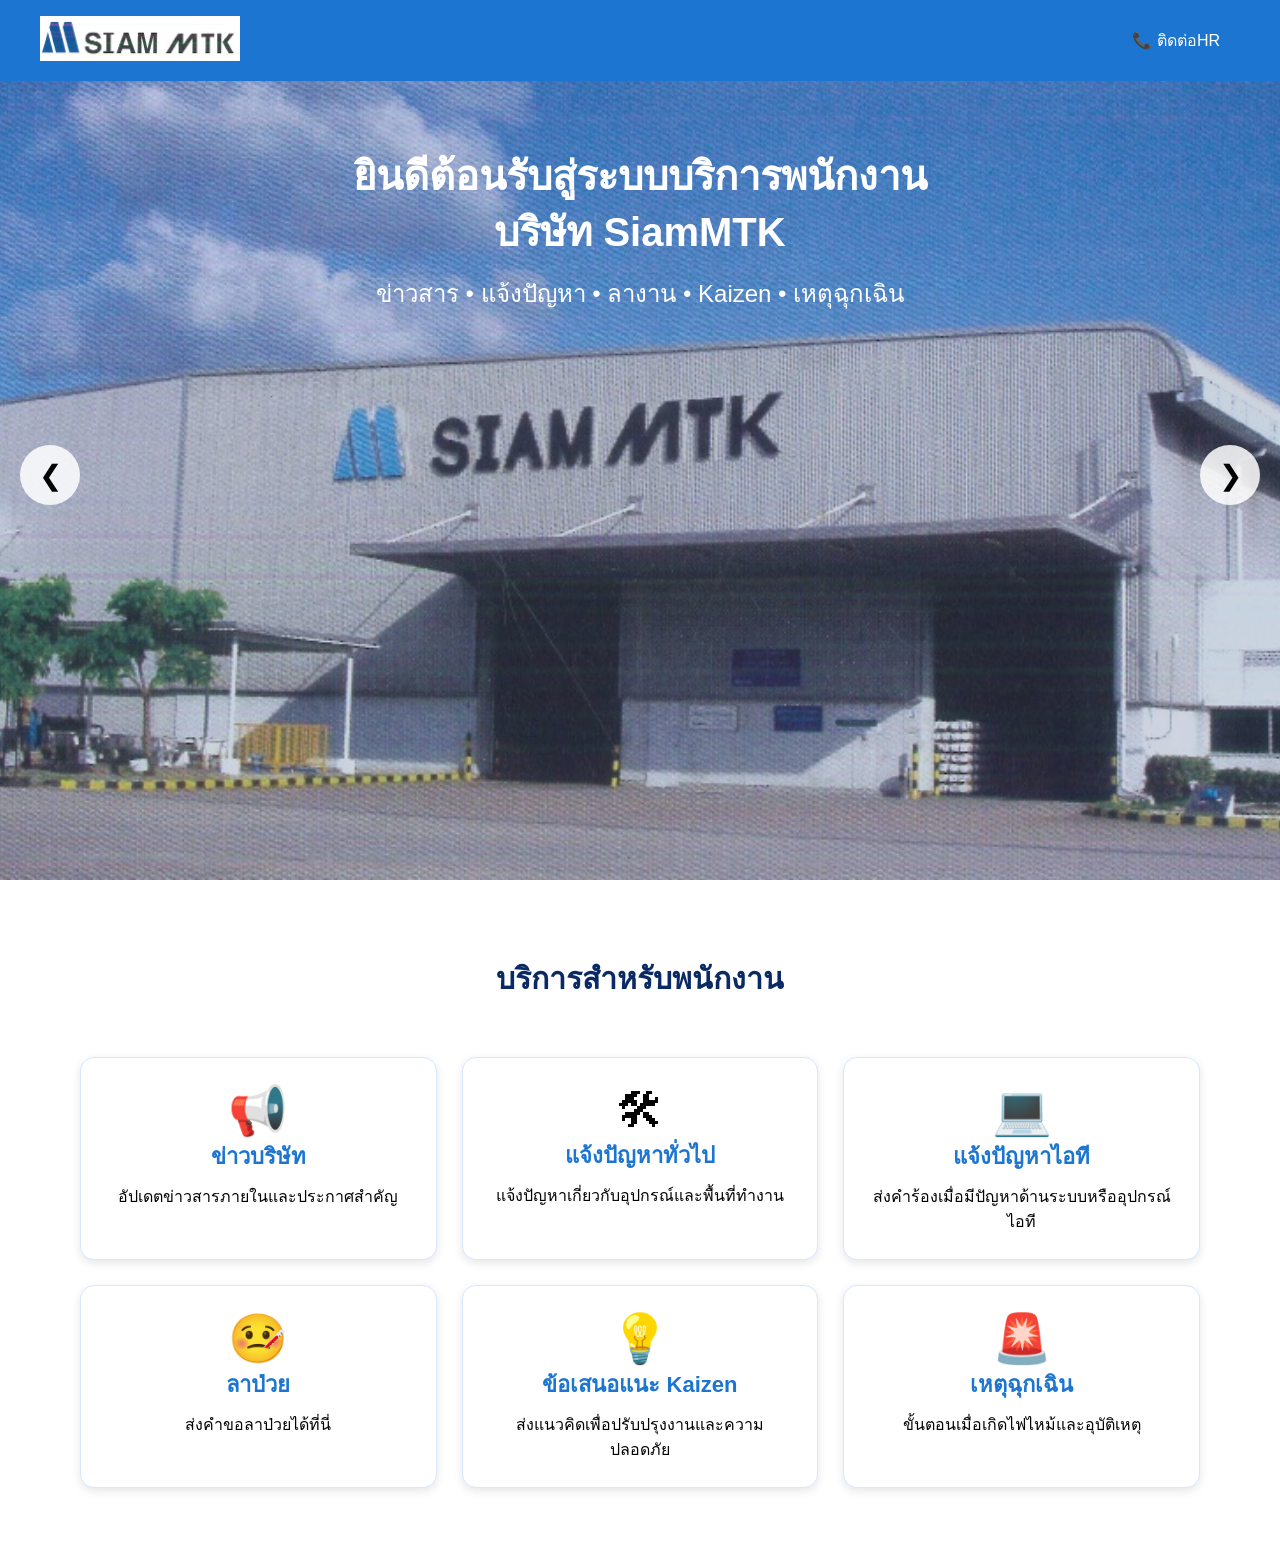
<file: index.html>
<!DOCTYPE html>
<html lang="th">
<head>
    <meta charset="UTF-8">
    <meta name="viewport" content="width=device-width, initial-scale=1.0">
    <title>SiamMTK</title>

    <style>
        body, html {
            margin: 0;
            padding: 0;
            font-family: "Prompt", sans-serif;
            background-color: #ffffff;
        }

        /* ---------------- NAVBAR ---------------- */
        .navbar {
            background-color: #1B75D1;        /* ฟ้าหลักของบริษัท */
            padding: 12px 40px;               /* ขยับเข้ามาให้ห่างขอบ */
            display: flex;
            justify-content: space-between;
            align-items: center;
            color: white;
            position: fixed;
            width: 100%;
            top: 0;
            z-index: 100;
            box-sizing: border-box;
        }

        .logo img {
            height: 45px;
            width: auto;
        }

        .navbar ul {
            list-style: none;
            display: flex;
            gap: 25px;
            margin-right: 20px;
        }

        .navbar ul li {
            cursor: pointer;
            font-size: 16px;
            font-weight: 500;
            transition: 0.2s;
        }

        .navbar ul li:hover {
            color: #0A2A66;
        }

        /* ---------------- HERO ---------------- */
       /* ---------------- HERO SLIDER ---------------- */

.hero{
    position: relative;
    height: 90vh;
    overflow: hidden;
    margin-top: 70px;
}

.hero-img{
    width:100%;
    height:100%;
    object-fit:cover;
}

.hero-overlay{
    position:absolute;
    top:0;
    left:0;
    width:100%;
    height:100%;
    background:rgba(10,42,102,0.20);
}

.hero-text{
    position:absolute;
    top:20%;    
    left:50%;
    transform:translate(-50%,-50%);
    color:white;
    text-align:center;
    width:90%;
    z-index:5;
    font-size:40px;
    font-weight:bold;
    line-height:1.4;
}

.hero-text span{
    font-size:24px;
    font-weight:300;
}

.nav-btn{
    position:absolute;
    top:50%;
    transform:translateY(-50%);
    width:60px;
    height:60px;
    border:none;
    border-radius:50%;
    background:rgba(255,255,255,0.85);
    cursor:pointer;
    font-size:28px;
    z-index:10;
}

.prev{ left:20px; }

.next{ right:20px; }

.nav-btn:hover{
    background:white;
}

        /* ---------------- CONTENT BOXES ---------------- */
        .section-box {
            padding: 50px;
            text-align: center;
        }

        .section-box h2 {
            color: #0A2A66;
            font-size: 30px;
        }

        .grid-menu {
            display: grid;
            grid-template-columns: repeat(3, 1fr);
            gap: 25px;
            padding: 30px;
        }

        .card {
            background: #ffffff;
            padding: 25px;
            border-radius: 14px;
            border: 1.5px solid #d7e8ff;
            box-shadow: 0 3px 10px rgba(0,0,0,0.10);
            transition: 0.25s;
            cursor: pointer;
        }

        .card-title {
            font-size: 22px;
            color: #1B75D1;
            font-weight: bold;
            margin-bottom: 10px;
        }

        .card:hover {
            transform: translateY(-5px);
            border: 2px solid #1B75D1;
            box-shadow: 0 6px 16px rgba(0,0,0,0.20);
        }

        /* ---------------- REMOVE LINK UNDERLINE ---------------- */
        a.service-box {
            text-decoration: none;      
            color: inherit;             
            display: block;             
        }

        a.service-box:hover {
            color: inherit;
        }
        /* ================= MOBILE ================= */
@media screen and (max-width: 768px) {
    .dots{
    position:absolute;
    bottom:20px;
    left:50%;
    transform:translateX(-50%);
    z-index:10;
}

.dot{
    height:12px;
    width:12px;
    margin:0 5px;
    background:white;
    border-radius:50%;
    display:inline-block;
    cursor:pointer;
    opacity:.5;
}

.dot.active{
    opacity:1;
    background:#1B75D1;
}

    .navbar {
        padding: 10px 15px;
    }

    .navbar ul {
        gap: 10px;
        margin-right: 0;
        padding-left: 0;
    }

    .navbar ul li {
        font-size: 14px;
    }

    .logo img {
        height: 35px;
    }

    .hero {
        height: 40vh;
    }

    .hero-text {
        top:40%;
        font-size:26px;
        max-width:95%;
    }

    .hero-text span {
        font-size: 18px !important;
    }
    .hero-img{
        object-fit:cover !important;
        object-position:center center;
    }

    .section-box {
        padding: 20px;
    }

    .grid-menu {
        grid-template-columns: 1fr;
        padding: 10px;
        gap: 15px;
    }

    .card {
        padding: 20px;
    }

    .card-title {
        font-size: 20px;
    }
    .nav-btn{
    display:none;
}
}

    </style>

</head>

<body>

    <!-- Navbar -->
    <div class="navbar">
        <div class="logo">
            <img src="logo.jpg" alt="SiamMTK Logo">
        </div>

        <ul>
            <li><a href="contact.html" 
            style="color:white;text-decoration:none;">📞 ติดต่อHR</a></li>
        </ul>
    </div>

    <div class="hero">

    <img id="heroImage" src="img01.jpg" class="hero-img">

    <div class="hero-overlay"></div>

    <button class="nav-btn prev" onclick="prevSlide()">❮</button>
    <button class="nav-btn next" onclick="nextSlide()">❯</button>

    <div id="heroText" class="hero-text">
    ยินดีต้อนรับสู่ระบบบริการพนักงาน
    <br>
    บริษัท SiamMTK
    <br>
    <span>
        ข่าวสาร • แจ้งปัญหา • ลางาน • Kaizen • เหตุฉุกเฉิน
    </span>
</div>
<div class="dots">
    <span class="dot active" onclick="goSlide(0)"></span>
    <span class="dot" onclick="goSlide(1)"></span>
    <span class="dot" onclick="goSlide(2)"></span>
    <span class="dot" onclick="goSlide(3)"></span>
</div>

</div>

    <!-- Main Content -->
    <div class="section-box">
        <h2>บริการสำหรับพนักงาน</h2>
        <div class="grid-menu">

            <!-- ข่าวบริษัท -->
            <div class="card">
                <a href="new.html" class="service-box">
                    <div style="font-size:48px;">📢</div>
                    <div class="card-title">ข่าวบริษัท</div>
                    <div>อัปเดตข่าวสารภายในและประกาศสำคัญ</div>
                </a>
            </div>

            <!-- แจ้งปัญหาทั่วไป -->
            <div class="card">
              <a href="https://forms.office.com/Pages/ResponsePage.aspx?id=kHCfcPkSkka0kl98DTvi5PWznn8490NFqJguQVxFkcRUNDU2SVFYTEZLRlE1ODdBMlpDQTlESjYyUS4u" 
                class="service-box"
                target="_blank">
                <div style="font-size:48px;">🛠</div>
                <div class="card-title">แจ้งปัญหาทั่วไป</div>
                <div>แจ้งปัญหาเกี่ยวกับอุปกรณ์และพื้นที่ทำงาน</div>
              </a>
            </div>

            <!-- แจ้งปัญหาไอที -->
            <div class="card">
              <a href="https://siammtk-my.sharepoint.com/:l:/g/personal/it_support_siammtk_co_th/JABhVwy5vXiJTqcsyICelyM9AejKYXAG8PLiitdA232ZElo?nav=ZmQ3ZWQ2ZmMtMjMwYy00MTFjLThiYWItOTI5YzMyOGU5MTlk" 
                class="service-box"
                target="_blank">
                <div style="font-size:48px;">💻</div>
                <div class="card-title">แจ้งปัญหาไอที</div>
                <div>ส่งคำร้องเมื่อมีปัญหาด้านระบบหรืออุปกรณ์ไอที</div>
              </a>
            </div>

            <!-- ลาป่วย -->
            <div class="card">
                <a href="https://forms.office.com/Pages/ResponsePage.aspx?id=kHCfcPkSkka0kl98DTvi5PWznn8490NFqJguQVxFkcRUOEhJQVNHMUhVN0pPNExMRUdMQ1NCRk4ySC4u"
                     class="service-box"
                     target="_blank">
                     <div style="font-size:48px;">🤒</div>
                     <div class="card-title">ลาป่วย</div>
                    <div>ส่งคำขอลาป่วยได้ที่นี่</div>
                </a>
            </div>

            <div class="card">
                <a href="kaizen.html" class="service-box">
                    <div style="font-size:48px;">💡</div>
                    <div class="card-title">ข้อเสนอแนะ Kaizen</div>
                    <div>ส่งแนวคิดเพื่อปรับปรุงงานและความปลอดภัย</div>
                </a>
            </div>


            <div class="card">
                <a href="emergency.html" class="service-box">
                    <div style="font-size:48px;">🚨</div>
                <div class="card-title">เหตุฉุกเฉิน</div>
                <div>ขั้นตอนเมื่อเกิดไฟไหม้และอุบัติเหตุ</div>
             </a>
            </div>
                            
            

        </div>
    </div>
    <script>

const images = [
    "img01.jpg",
    "3.png",
    "2.png",
    "4.JPG"
];

let current = 0;

const heroImage =
document.getElementById("heroImage");
const heroText = document.getElementById("heroText");

function updateHero() {

    heroImage.src = images[current];

    heroText.style.display =
    (current === 0) ? "block" : "none";

    if(current === 1 || current === 2){
        heroImage.style.objectFit = "contain";
    } else {
        heroImage.style.objectFit = "cover";
    }

    const dots =
    document.querySelectorAll(".dot");

    dots.forEach(dot => {
        dot.classList.remove("active");
    });

    dots[current].classList.add("active");
}

function nextSlide(){

    current++;

    if(current >= images.length){
        current = 0;
    }

    updateHero();
}

function prevSlide(){

    current--;

    if(current < 0){
        current = images.length - 1;
    }

    updateHero();
}
function goSlide(index){

    current = index;
    updateHero();
}
updateHero();

</script>

</body>
</html>
</file>
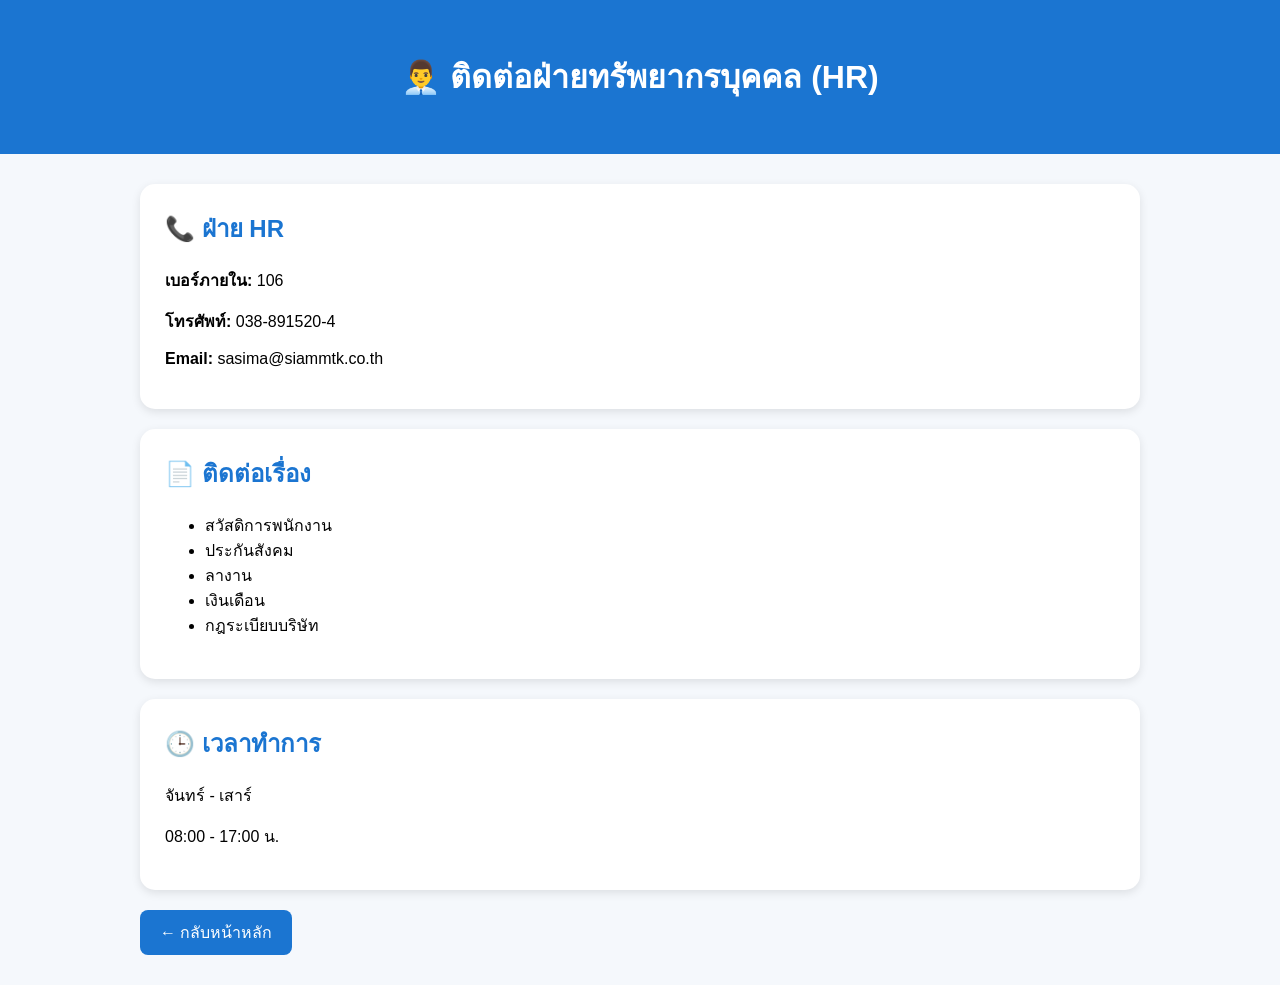
<file: contact.html>
<!DOCTYPE html>
<html lang="th">
<head>
<meta charset="UTF-8">
<meta name="viewport" content="width=device-width, initial-scale=1.0">
<title>ติดต่อ HR - SiamMTK</title>

<style>

body{
    margin:0;
    font-family:"Prompt",sans-serif;
    background:#f5f8fc;
}

.header{
    background:#1B75D1;
    color:white;
    text-align:center;
    padding:30px;
}

.container{
    max-width:1000px;
    margin:auto;
    padding:30px;
}

.card{
    background:white;
    border-radius:15px;
    padding:25px;
    margin-bottom:20px;
    box-shadow:0 3px 10px rgba(0,0,0,0.1);
}

.card h2{
    color:#1B75D1;
    margin-top:0;
}

.back-btn{
    display:inline-block;
    background:#1B75D1;
    color:white;
    text-decoration:none;
    padding:10px 20px;
    border-radius:8px;
}

</style>
</head>

<body>

<div class="header">
    <h1>👨‍💼 ติดต่อฝ่ายทรัพยากรบุคคล (HR)</h1>
</div>

<div class="container">

    <div class="card">
        <h2>📞 ฝ่าย HR</h2>
        <p><strong>เบอร์ภายใน:</strong> 106</p>
        <p><strong>โทรศัพท์:</strong> 038-891520-4</p>
        <p><strong>Email:</strong> sasima@siammtk.co.th</p>
    </div>

    <div class="card">
        <h2>📄 ติดต่อเรื่อง</h2>

        <ul>
            <li>สวัสดิการพนักงาน</li>
            <li>ประกันสังคม</li>
            <li>ลางาน</li>
            <li>เงินเดือน</li>
            <li>กฎระเบียบบริษัท</li>
        </ul>
    </div>

    <div class="card">
        <h2>🕒 เวลาทำการ</h2>
        <p>จันทร์ - เสาร์</p>
        <p>08:00 - 17:00 น.</p>
    </div>

    <a href="index.html" class="back-btn">
        ← กลับหน้าหลัก
    </a>

</div>

</body>
</html>
</file>
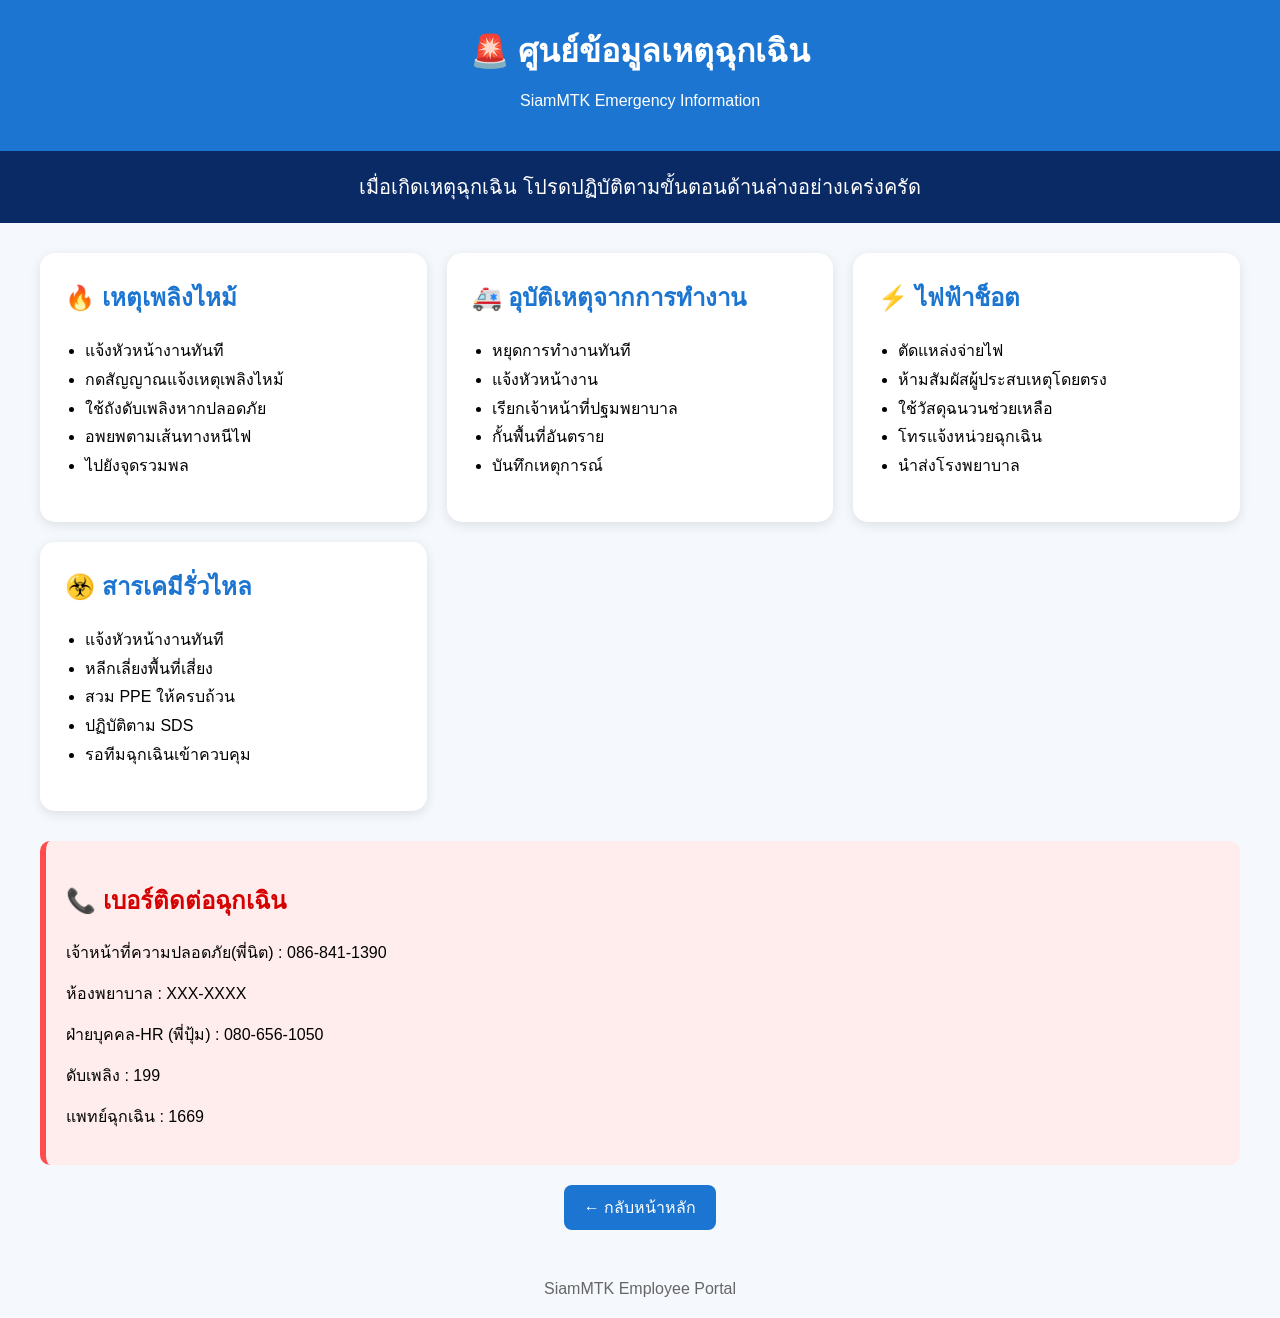
<file: emergency.html>
<!DOCTYPE html>
<html lang="th">
<head>
<meta charset="UTF-8">
<meta name="viewport" content="width=device-width, initial-scale=1.0">
<title>เหตุฉุกเฉิน - SiamMTK</title>

<style>
body{
    margin:0;
    font-family:"Prompt",sans-serif;
    background:#f5f8fc;
}

.header{
    background:#1B75D1;
    color:white;
    text-align:center;
    padding:25px;
}

.header h1{
    margin:0;
}

.banner{
    background:#0A2A66;
    color:white;
    text-align:center;
    padding:20px;
    font-size:20px;
}

.container{
    max-width:1200px;
    margin:auto;
    padding:30px;
}

.grid{
    display:grid;
    grid-template-columns:repeat(auto-fit,minmax(300px,1fr));
    gap:20px;
}

.card{
    background:white;
    border-radius:15px;
    padding:25px;
    box-shadow:0 3px 12px rgba(0,0,0,0.1);
}

.card h2{
    color:#1B75D1;
    margin-top:0;
}

.card ul{
    padding-left:20px;
    line-height:1.8;
}

.phone-box{
    background:#ffeded;
    border-left:6px solid #ff4d4d;
    padding:20px;
    margin-top:30px;
    border-radius:10px;
}

.phone-box h2{
    color:#d60000;
}

.footer{
    text-align:center;
    padding:20px;
    color:#666;
}

.back-btn{
    display:inline-block;
    margin-top:20px;
    background:#1B75D1;
    color:white;
    text-decoration:none;
    padding:10px 20px;
    border-radius:8px;
}

.back-btn:hover{
    background:#0A2A66;
}
</style>
</head>

<body>

<div class="header">
    <h1>🚨 ศูนย์ข้อมูลเหตุฉุกเฉิน</h1>
    <p>SiamMTK Emergency Information</p>
</div>

<div class="banner">
    เมื่อเกิดเหตุฉุกเฉิน โปรดปฏิบัติตามขั้นตอนด้านล่างอย่างเคร่งครัด
</div>

<div class="container">

    <div class="grid">

        <div class="card">
            <h2>🔥 เหตุเพลิงไหม้</h2>
            <ul>
                <li>แจ้งหัวหน้างานทันที</li>
                <li>กดสัญญาณแจ้งเหตุเพลิงไหม้</li>
                <li>ใช้ถังดับเพลิงหากปลอดภัย</li>
                <li>อพยพตามเส้นทางหนีไฟ</li>
                <li>ไปยังจุดรวมพล</li>
            </ul>
        </div>

        <div class="card">
            <h2>🚑 อุบัติเหตุจากการทำงาน</h2>
            <ul>
                <li>หยุดการทำงานทันที</li>
                <li>แจ้งหัวหน้างาน</li>
                <li>เรียกเจ้าหน้าที่ปฐมพยาบาล</li>
                <li>กั้นพื้นที่อันตราย</li>
                <li>บันทึกเหตุการณ์</li>
            </ul>
        </div>

        <div class="card">
            <h2>⚡ ไฟฟ้าช็อต</h2>
            <ul>
                <li>ตัดแหล่งจ่ายไฟ</li>
                <li>ห้ามสัมผัสผู้ประสบเหตุโดยตรง</li>
                <li>ใช้วัสดุฉนวนช่วยเหลือ</li>
                <li>โทรแจ้งหน่วยฉุกเฉิน</li>
                <li>นำส่งโรงพยาบาล</li>
            </ul>
        </div>

        <div class="card">
            <h2>☣️ สารเคมีรั่วไหล</h2>
            <ul>
                <li>แจ้งหัวหน้างานทันที</li>
                <li>หลีกเลี่ยงพื้นที่เสี่ยง</li>
                <li>สวม PPE ให้ครบถ้วน</li>
                <li>ปฏิบัติตาม SDS</li>
                <li>รอทีมฉุกเฉินเข้าควบคุม</li>
            </ul>
        </div>

    </div>

    <div class="phone-box">
        <h2>📞 เบอร์ติดต่อฉุกเฉิน</h2>
        <p>เจ้าหน้าที่ความปลอดภัย(พี่นิต) : 086-841-1390</p>
        <p>ห้องพยาบาล : XXX-XXXX</p>
        <p>ฝ่ายบุคคล-HR (พี่ปุ้ม) : 080-656-1050</p>
        <p>ดับเพลิง : 199</p>
        <p>แพทย์ฉุกเฉิน : 1669</p>
    </div>

    <center>
        <a href="index.html" class="back-btn">← กลับหน้าหลัก</a>
    </center>

</div>

<div class="footer">
    SiamMTK Employee Portal
</div>

</body>
</html>
</file>
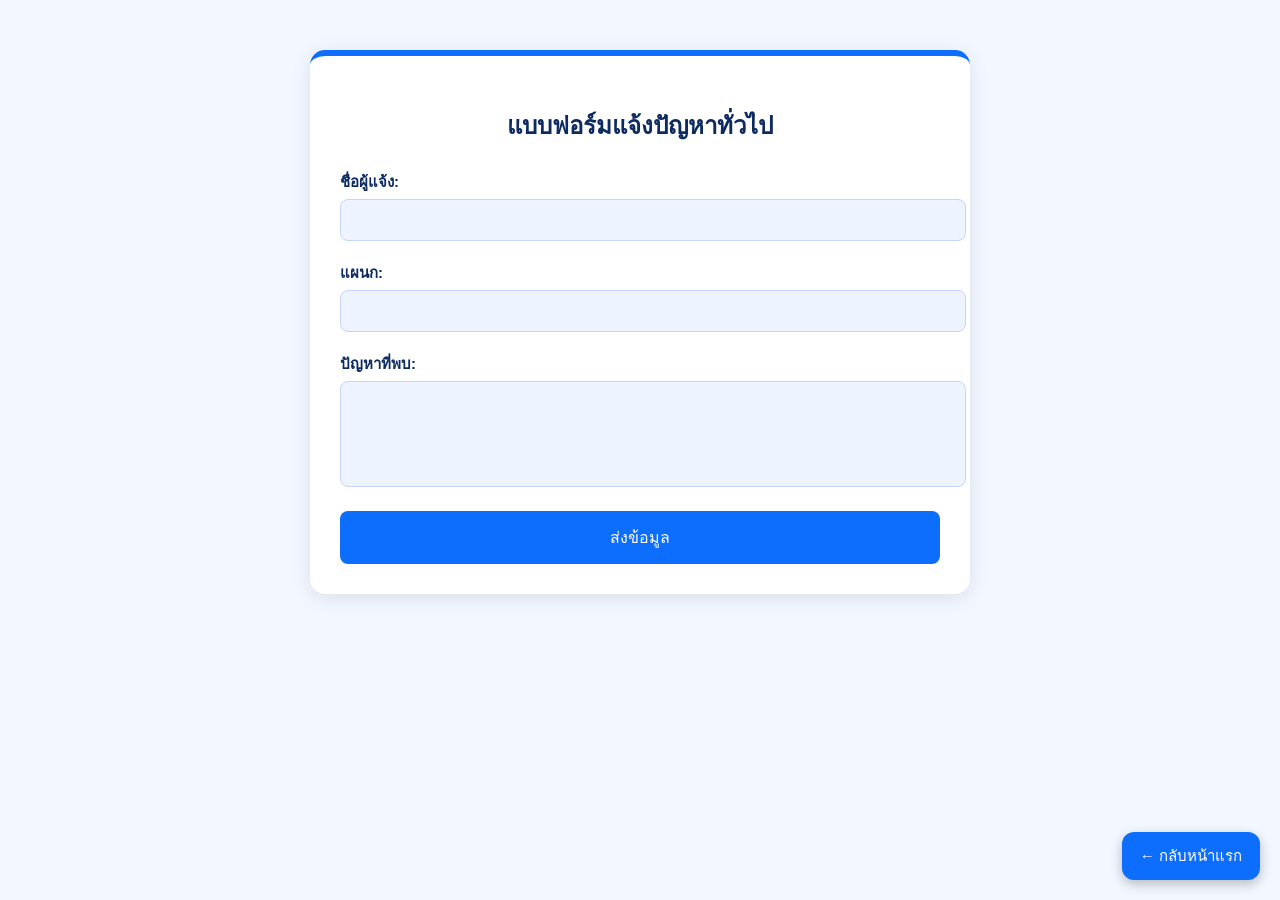
<file: general.html>
<!DOCTYPE html>
<html lang="th">
<head>
    <meta charset="UTF-8">
    <title>แจ้งปัญหาทั่วไป | SiamMTK</title>

    <style>
        body {
            font-family: "Arial", sans-serif;
            background: #f3f7ff; /* ฟ้าอ่อน */
            margin: 0;
            padding: 0;
        }

        .container {
            max-width: 600px;
            margin: 50px auto;
            background: #ffffff; /* ขาว */
            padding: 30px;
            border-radius: 15px;
            box-shadow: 0 4px 20px rgba(0,0,0,0.1);
            border-top: 6px solid #0d6efd; /* น้ำเงิน */
        }

        h2 {
            text-align: center;
            color: #0d2b61; /* น้ำเงินเข้ม */
            margin-bottom: 25px;
        }

        label {
            font-size: 15px;
            font-weight: bold;
            color: #0d2b61;
        }

        input[type="text"], textarea {
            width: 100%;
            padding: 12px;
            margin-top: 5px;
            margin-bottom: 20px;
            border: 1px solid #c6d4f5;
            border-radius: 8px;
            background: #eef4ff;
            font-size: 14px;
        }

        textarea {
            resize: none;
        }

        button {
            width: 100%;
            padding: 14px;
            background: #0d6efd; /* น้ำเงิน */
            color: white;
            font-size: 16px;
            border: none;
            border-radius: 8px;
            cursor: pointer;
            transition: 0.2s;
        }

        button:hover {
            background: #084ebc;
        }

        /* ปุ่มกลับแบบมุมขวาล่าง */
        .floating-back-box {
            position: fixed;
            bottom: 20px;
            right: 20px;
            background: #0d6efd;
            color: #fff;
            padding: 12px 18px;
            border-radius: 12px;
            text-decoration: none;
            box-shadow: 0 4px 12px rgba(0,0,0,0.25);
            font-size: 15px;
            z-index: 999;
            transition: 0.2s;
        }

        .floating-back-box:hover {
            background: #084ebc;
            transform: translateY(-3px);
        }

    </style>

</head>
<body>

<div class="container">

    <h2>แบบฟอร์มแจ้งปัญหาทั่วไป</h2>

    <form action="sendmail.php" method="POST">

        <input type="hidden" name="type" value="แจ้งปัญหาทั่วไป">

        <label>ชื่อผู้แจ้ง:</label>
        <input type="text" name="name" required>

        <label>แผนก:</label>
        <input type="text" name="dept" required>

        <label>ปัญหาที่พบ:</label>
        <textarea name="detail" rows="5" required></textarea>

        <button type="submit">ส่งข้อมูล</button>

    </form>

</div>

<a href="index.html" class="floating-back-box">← กลับหน้าแรก</a>

</body>
</html>
</file>
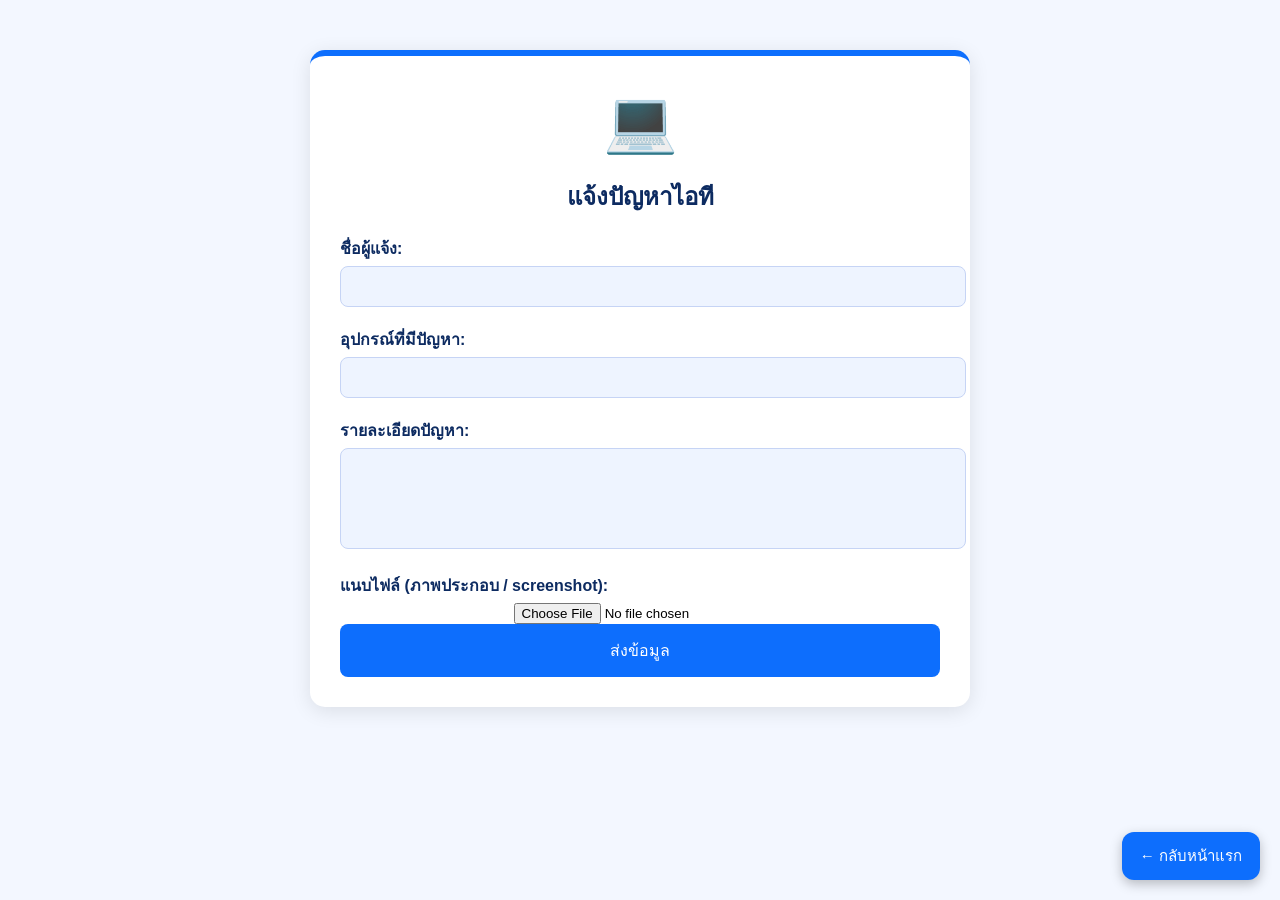
<file: it.html>
<!DOCTYPE html>
<html lang="th">
<head>
    <meta charset="UTF-8">
    <title>แจ้งปัญหาไอที | SiamMTK</title>
    <style>
        body {
            font-family: Arial, sans-serif;
            background: #f3f7ff;
            margin: 0;
            padding: 0;
        }
        .container {
            max-width: 600px;
            margin: 50px auto;
            background: white;
            padding: 30px;
            border-radius: 15px;
            box-shadow: 0 4px 20px rgba(0,0,0,0.1);
            border-top: 6px solid #0d6efd;
            text-align: center;
        }
        h2 {
            color: #0d2b61;
            margin-bottom: 20px;
        }
        .icon {
            font-size: 60px; /* ตัวแทนแน็ปไอคอน */
            color: #0d6efd;
            margin-bottom: 20px;
        }
        label {
            display: block;
            text-align: left;
            font-weight: bold;
            color: #0d2b61;
            margin-bottom: 5px;
        }
        input[type="text"], textarea {
            width: 100%;
            padding: 12px;
            margin-bottom: 20px;
            border-radius: 8px;
            border: 1px solid #c6d4f5;
            background: #eef4ff;
        }
        textarea {
            resize: none;
        }
        button {
            width: 100%;
            padding: 14px;
            background: #0d6efd;
            color: white;
            border: none;
            border-radius: 8px;
            font-size: 16px;
            cursor: pointer;
        }
        button:hover {
            background: #084ebc;
        }
        .floating-back-box {
            position: fixed;
            bottom: 20px;
            right: 20px;
            background: #0d6efd;
            color: #fff;
            padding: 12px 18px;
            border-radius: 12px;
            text-decoration: none;
            box-shadow: 0 4px 12px rgba(0,0,0,0.25);
            font-size: 15px;
            z-index: 999;
        }
        .floating-back-box:hover {
            background: #084ebc;
            transform: translateY(-3px);
        }
    </style>
</head>
<body>

<div class="container">
    <div class="icon">💻</div>
    <h2>แจ้งปัญหาไอที</h2>

    <form action="sendmail.php" method="POST" enctype="multipart/form-data">
        <input type="hidden" name="type" value="แจ้งปัญหาไอที">

        <label>ชื่อผู้แจ้ง:</label>
        <input type="text" name="name" required>

        <label>อุปกรณ์ที่มีปัญหา:</label>
        <input type="text" name="device" required>

        <label>รายละเอียดปัญหา:</label>
        <textarea name="detail" rows="5" required></textarea>

        <label>แนบไฟล์ (ภาพประกอบ / screenshot):</label>
        <input type="file" name="attachment" accept="image/*">

        <button type="submit">ส่งข้อมูล</button>
    </form>
</div>

<a href="index.html" class="floating-back-box">← กลับหน้าแรก</a>

</body>
</html>
</file>
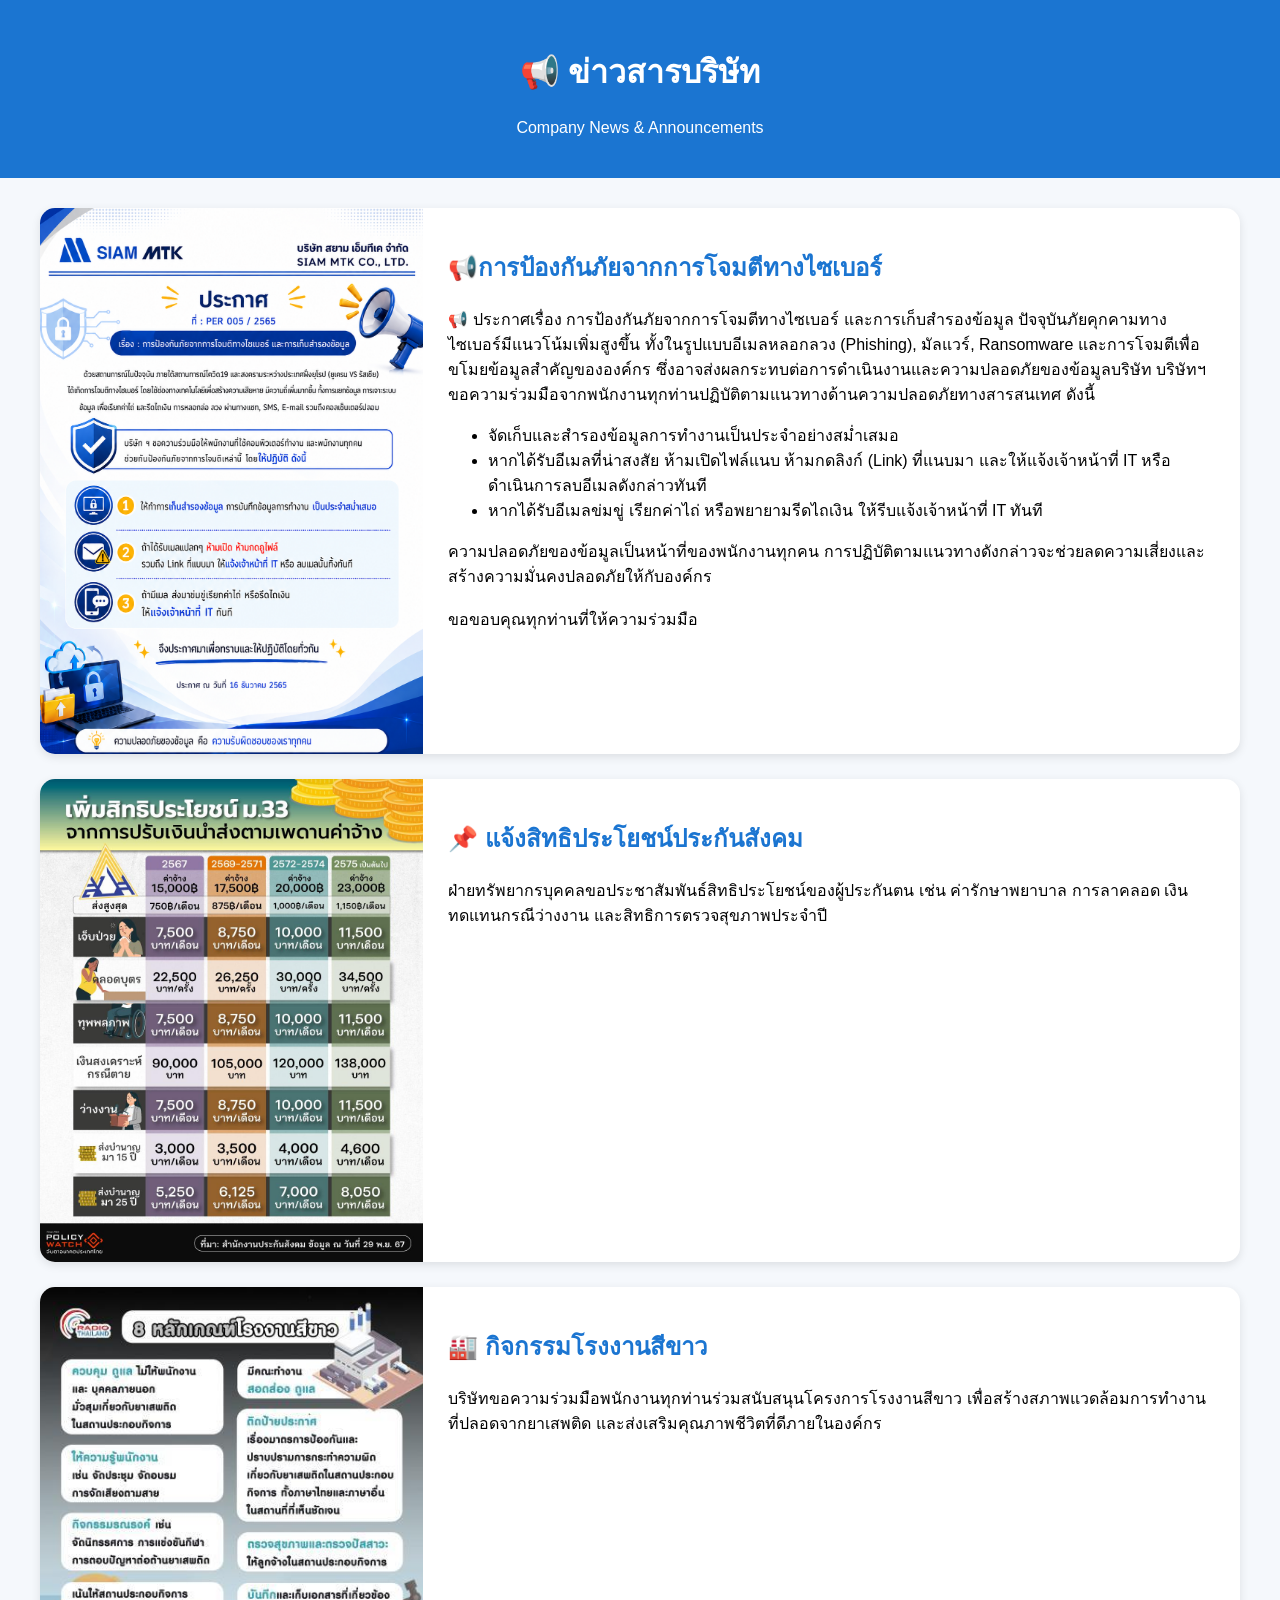
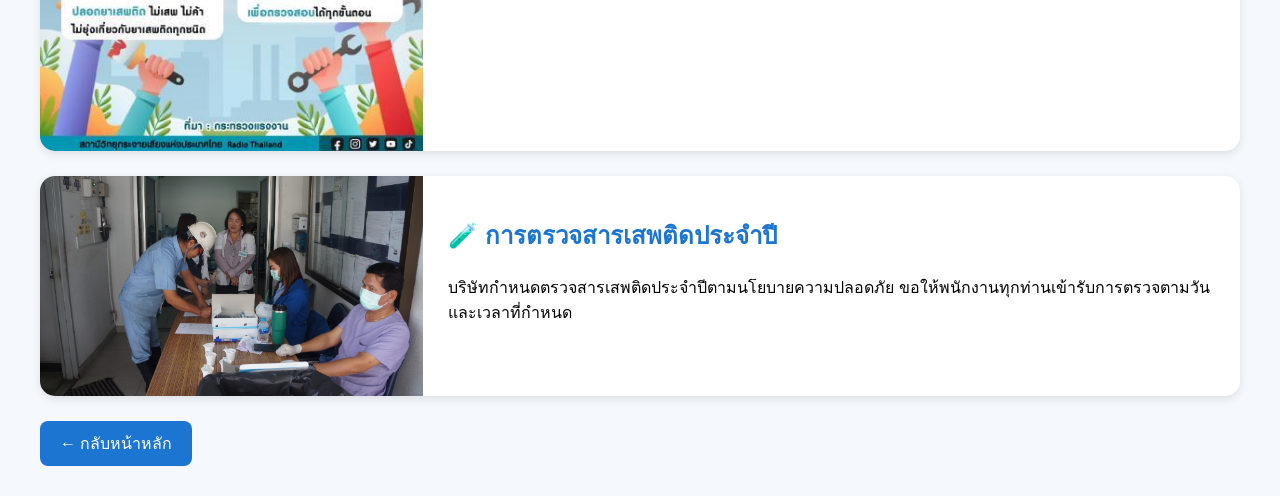
<file: new.html>
<!DOCTYPE html>
<html lang="th">
<head>
<meta charset="UTF-8">
<meta name="viewport" content="width=device-width, initial-scale=1.0">
<title>ข่าวสารบริษัท - SiamMTK</title>

<style>
body{
    margin:0;
    font-family:"Prompt",sans-serif;
    background:#f5f8fc;
}

.header{
    background:#1B75D1;
    color:white;
    text-align:center;
    padding:25px;
}

.container{
    max-width:1200px;
    margin:auto;
    padding:30px;
}

.news-card{
    background:white;
    border-radius:15px;
    overflow:hidden;
    margin-bottom:25px;
    box-shadow:0 3px 10px rgba(0,0,0,0.1);
    display:flex;
    flex-wrap:wrap;
}

.news-image{
    flex:1;
    min-width:300px;
}

.news-image img{
    width:100%;
    height:100%;
    object-fit:cover;
}

.news-content{
    flex:2;
    padding:25px;
}

.news-content h2{
    color:#1B75D1;
    margin-top:0;
}

.news-date{
    color:#777;
    margin-bottom:15px;
}

.back-btn{
    display:inline-block;
    background:#1B75D1;
    color:white;
    text-decoration:none;
    padding:10px 20px;
    border-radius:8px;
}

.back-btn:hover{
    background:#0A2A66;
}

@media(max-width:768px){
    .news-card{
        flex-direction:column;
    }
}
</style>

</head>

<body>

<div class="header">
    <h1>📢 ข่าวสารบริษัท</h1>
    <p>Company News & Announcements</p>
</div>

<div class="container">
<div class="news-card">
    
        <div class="news-image">
            <img src="Ransomware.png" alt="การป้องกันภัยจากการโจมตีทางไซเบอร์">
        </div>

        <div class="news-content">
            <div class="news-date"></div>
            <h2>📢การป้องกันภัยจากการโจมตีทางไซเบอร์</h2>
            <p>
                📢 ประกาศเรื่อง การป้องกันภัยจากการโจมตีทางไซเบอร์ และการเก็บสำรองข้อมูล

                ปัจจุบันภัยคุกคามทางไซเบอร์มีแนวโน้มเพิ่มสูงขึ้น ทั้งในรูปแบบอีเมลหลอกลวง (Phishing), มัลแวร์, Ransomware และการโจมตีเพื่อขโมยข้อมูลสำคัญขององค์กร ซึ่งอาจส่งผลกระทบต่อการดำเนินงานและความปลอดภัยของข้อมูลบริษัท

                บริษัทฯ ขอความร่วมมือจากพนักงานทุกท่านปฏิบัติตามแนวทางด้านความปลอดภัยทางสารสนเทศ ดังนี้
                <ul>
                <li>จัดเก็บและสำรองข้อมูลการทำงานเป็นประจำอย่างสม่ำเสมอ</li>
                <li>หากได้รับอีเมลที่น่าสงสัย ห้ามเปิดไฟล์แนบ ห้ามกดลิงก์ (Link) ที่แนบมา และให้แจ้งเจ้าหน้าที่ IT หรือดำเนินการลบอีเมลดังกล่าวทันที</li>
                <li>หากได้รับอีเมลข่มขู่ เรียกค่าไถ่ หรือพยายามรีดไถเงิน ให้รีบแจ้งเจ้าหน้าที่ IT ทันที</li>
                </ul>
                ความปลอดภัยของข้อมูลเป็นหน้าที่ของพนักงานทุกคน การปฏิบัติตามแนวทางดังกล่าวจะช่วยลดความเสี่ยงและสร้างความมั่นคงปลอดภัยให้กับองค์กร
                <br><br>
                ขอขอบคุณทุกท่านที่ให้ความร่วมมือ

            </p>
        </div>
    </div>

    <!-- ข่าว 1 -->
    <div class="news-card">
        <div class="news-image">
            <img src="social-security.jpg" alt="ประกันสังคม">
        </div>

        <div class="news-content">
            <div class="news-date"></div>
            <h2>📌 แจ้งสิทธิประโยชน์ประกันสังคม</h2>
            <p>
                ฝ่ายทรัพยากรบุคคลขอประชาสัมพันธ์สิทธิประโยชน์ของผู้ประกันตน
                เช่น ค่ารักษาพยาบาล การลาคลอด เงินทดแทนกรณีว่างงาน
                และสิทธิการตรวจสุขภาพประจำปี
            </p>
        </div>
    </div>

    <!-- ข่าว 2 -->
    <div class="news-card">
        <div class="news-image">
            <img src="white-factory.jpg" alt="โรงงานสีขาว">
        </div>

        <div class="news-content">
            <div class="news-date"></div>
            <h2>🏭 กิจกรรมโรงงานสีขาว</h2>
            <p>
                บริษัทขอความร่วมมือพนักงานทุกท่านร่วมสนับสนุนโครงการโรงงานสีขาว
                เพื่อสร้างสภาพแวดล้อมการทำงานที่ปลอดจากยาเสพติด
                และส่งเสริมคุณภาพชีวิตที่ดีภายในองค์กร
            </p>
        </div>
    </div>

    <!-- ข่าว 3 -->
    <div class="news-card">
        <div class="news-image">
            <img src="drug-test.jpg.JPG" alt="ตรวจสารเสพติด">
        </div>

        <div class="news-content">
            <div class="news-date"></div>
            <h2>🧪 การตรวจสารเสพติดประจำปี</h2>
            <p>
                บริษัทกำหนดตรวจสารเสพติดประจำปีตามนโยบายความปลอดภัย
                ขอให้พนักงานทุกท่านเข้ารับการตรวจตามวันและเวลาที่กำหนด
            </p>
        </div>
    </div>

    
    

    <a href="index.html" class="back-btn">← กลับหน้าหลัก</a>

</div>

</body>
</html>
</file>
